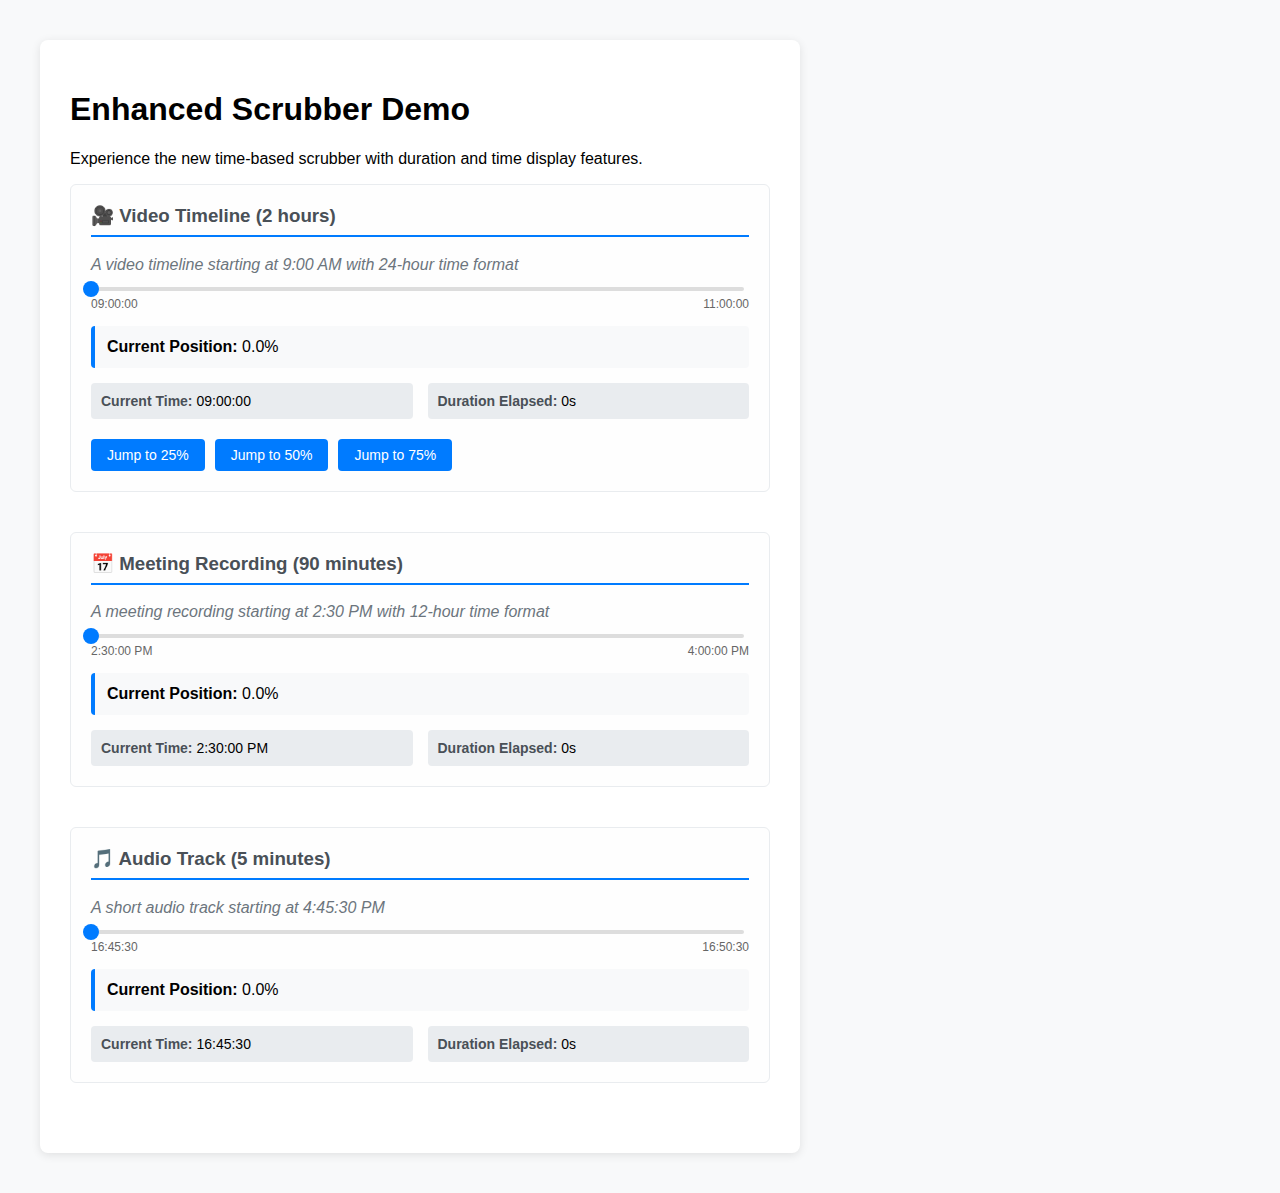
<file: index.html>
<!DOCTYPE html>
<html>
  <head>
    <meta charset="utf-8" />
    <title>Enhanced Scrubber Demo</title>
    <script src="scrubber.js"></script>
    <link rel="stylesheet" href="scrubber.css" />
    <style>
      body {
        margin: 40px;
        font-family: Arial, sans-serif;
        background-color: #f8f9fa;
      }

      .demo-container {
        max-width: 700px;
        background: white;
        padding: 30px;
        border-radius: 8px;
        box-shadow: 0 2px 10px rgba(0, 0, 0, 0.1);
      }

      .scrubber-section {
        margin-bottom: 40px;
        padding: 20px;
        border: 1px solid #e9ecef;
        border-radius: 6px;
        background-color: #fefefe;
      }

      .scrubber-section h3 {
        margin-top: 0;
        color: #495057;
        border-bottom: 2px solid #007bff;
        padding-bottom: 8px;
      }

      .value-display {
        font-size: 16px;
        margin-top: 15px;
        padding: 12px;
        background-color: #f8f9fa;
        border-radius: 4px;
        border-left: 4px solid #007bff;
      }

      .info-grid {
        display: grid;
        grid-template-columns: 1fr 1fr;
        gap: 15px;
        margin-top: 15px;
      }

      .info-item {
        background: #e9ecef;
        padding: 10px;
        border-radius: 4px;
        font-size: 14px;
      }

      .info-item strong {
        color: #495057;
      }

      .controls {
        margin-top: 20px;
        display: flex;
        gap: 10px;
        flex-wrap: wrap;
      }

      button {
        padding: 8px 16px;
        background-color: #007bff;
        color: white;
        border: none;
        border-radius: 4px;
        cursor: pointer;
        font-size: 14px;
      }

      button:hover {
        background-color: #0056b3;
      }

      .description {
        color: #6c757d;
        font-style: italic;
        margin-bottom: 15px;
      }
    </style>
  </head>
  <body>
    <div class="demo-container">
      <h1>Enhanced Scrubber Demo</h1>
      <p>
        Experience the new time-based scrubber with duration and time display
        features.
      </p>

      <!-- Video Timeline Scrubber -->
      <div class="scrubber-section">
        <h3>🎥 Video Timeline (2 hours)</h3>
        <p class="description">
          A video timeline starting at 9:00 AM with 24-hour time format
        </p>
        <div id="video-scrubber-container"></div>

        <div class="value-display">
          <strong>Current Position: </strong><span id="video-display">0%</span>
        </div>

        <div class="info-grid">
          <div class="info-item">
            <strong>Current Time:</strong> <span id="video-time">09:00:00</span>
          </div>
          <div class="info-item">
            <strong>Duration Elapsed:</strong>
            <span id="video-duration">0s</span>
          </div>
        </div>

        <div class="controls">
          <button onclick="setVideoPosition(0.25)">Jump to 25%</button>
          <button onclick="setVideoPosition(0.5)">Jump to 50%</button>
          <button onclick="setVideoPosition(0.75)">Jump to 75%</button>
        </div>
      </div>

      <!-- Meeting Scrubber -->
      <div class="scrubber-section">
        <h3>📅 Meeting Recording (90 minutes)</h3>
        <p class="description">
          A meeting recording starting at 2:30 PM with 12-hour time format
        </p>
        <div id="meeting-scrubber-container"></div>

        <div class="value-display">
          <strong>Current Position: </strong
          ><span id="meeting-display">0%</span>
        </div>

        <div class="info-grid">
          <div class="info-item">
            <strong>Current Time:</strong>
            <span id="meeting-time">2:30:00 PM</span>
          </div>
          <div class="info-item">
            <strong>Duration Elapsed:</strong>
            <span id="meeting-duration">0s</span>
          </div>
        </div>
      </div>

      <!-- Audio Track Scrubber -->
      <div class="scrubber-section">
        <h3>🎵 Audio Track (5 minutes)</h3>
        <p class="description">A short audio track starting at 4:45:30 PM</p>
        <div id="audio-scrubber-container"></div>

        <div class="value-display">
          <strong>Current Position: </strong><span id="audio-display">0%</span>
        </div>

        <div class="info-grid">
          <div class="info-item">
            <strong>Current Time:</strong> <span id="audio-time">16:45:30</span>
          </div>
          <div class="info-item">
            <strong>Duration Elapsed:</strong>
            <span id="audio-duration">0s</span>
          </div>
        </div>
      </div>
    </div>

    <script>
      // Video Timeline Scrubber
      var videoScrubber = new ScrubberView({
        duration: 7200, // 2 hours in seconds
        startTime: new Date(2024, 0, 1, 9, 0, 0), // 9:00 AM
        isTwentyFourHourTime: true,
      });

      document
        .getElementById("video-scrubber-container")
        .appendChild(videoScrubber.elt);
      videoScrubber.redraw();

      var videoDisplay = document.getElementById("video-display");
      var videoTimeDisplay = document.getElementById("video-time");
      var videoDurationDisplay = document.getElementById("video-duration");

      videoDisplay.innerHTML = (videoScrubber.value() * 100).toFixed(1) + "%";
      videoTimeDisplay.innerHTML = videoScrubber.formatTime(
        videoScrubber.getTimeAtPosition(videoScrubber.value())
      );
      videoDurationDisplay.innerHTML = videoScrubber.formatDuration(
        videoScrubber.getDurationAtPosition(videoScrubber.value())
      );

      videoScrubber.onValueChanged = function (value) {
        videoDisplay.innerHTML = (value * 100).toFixed(1) + "%";
        videoTimeDisplay.innerHTML = videoScrubber.formatTime(
          videoScrubber.getTimeAtPosition(value)
        );
        videoDurationDisplay.innerHTML = videoScrubber.formatDuration(
          videoScrubber.getDurationAtPosition(value)
        );
      };

      function setVideoPosition(position) {
        videoScrubber.value(position);
      }

      // Meeting Scrubber
      var meetingScrubber = new ScrubberView({
        duration: 5400, // 90 minutes in seconds
        startTime: new Date(2024, 0, 1, 14, 30, 0), // 2:30 PM
        isTwentyFourHourTime: false,
      });

      document
        .getElementById("meeting-scrubber-container")
        .appendChild(meetingScrubber.elt);
      meetingScrubber.redraw();

      var meetingDisplay = document.getElementById("meeting-display");
      var meetingTimeDisplay = document.getElementById("meeting-time");
      var meetingDurationDisplay = document.getElementById("meeting-duration");

      meetingDisplay.innerHTML =
        (meetingScrubber.value() * 100).toFixed(1) + "%";
      meetingTimeDisplay.innerHTML = meetingScrubber.formatTime(
        meetingScrubber.getTimeAtPosition(meetingScrubber.value())
      );
      meetingDurationDisplay.innerHTML = meetingScrubber.formatDuration(
        meetingScrubber.getDurationAtPosition(meetingScrubber.value())
      );

      meetingScrubber.onValueChanged = function (value) {
        meetingDisplay.innerHTML = (value * 100).toFixed(1) + "%";
        meetingTimeDisplay.innerHTML = meetingScrubber.formatTime(
          meetingScrubber.getTimeAtPosition(value)
        );
        meetingDurationDisplay.innerHTML = meetingScrubber.formatDuration(
          meetingScrubber.getDurationAtPosition(value)
        );
      };

      // Audio Track Scrubber
      var audioScrubber = new ScrubberView({
        duration: 300, // 5 minutes in seconds
        startTime: new Date(2024, 0, 1, 16, 45, 30), // 4:45:30 PM
        isTwentyFourHourTime: true,
      });

      document
        .getElementById("audio-scrubber-container")
        .appendChild(audioScrubber.elt);
      audioScrubber.redraw();

      var audioDisplay = document.getElementById("audio-display");
      var audioTimeDisplay = document.getElementById("audio-time");
      var audioDurationDisplay = document.getElementById("audio-duration");

      audioDisplay.innerHTML = (audioScrubber.value() * 100).toFixed(1) + "%";
      audioTimeDisplay.innerHTML = audioScrubber.formatTime(
        audioScrubber.getTimeAtPosition(audioScrubber.value())
      );
      audioDurationDisplay.innerHTML = audioScrubber.formatDuration(
        audioScrubber.getDurationAtPosition(audioScrubber.value())
      );

      audioScrubber.onValueChanged = function (value) {
        audioDisplay.innerHTML = (value * 100).toFixed(1) + "%";
        audioTimeDisplay.innerHTML = audioScrubber.formatTime(
          audioScrubber.getTimeAtPosition(value)
        );
        audioDurationDisplay.innerHTML = audioScrubber.formatDuration(
          audioScrubber.getDurationAtPosition(value)
        );
      };
    </script>
  </body>
</html>
</file>
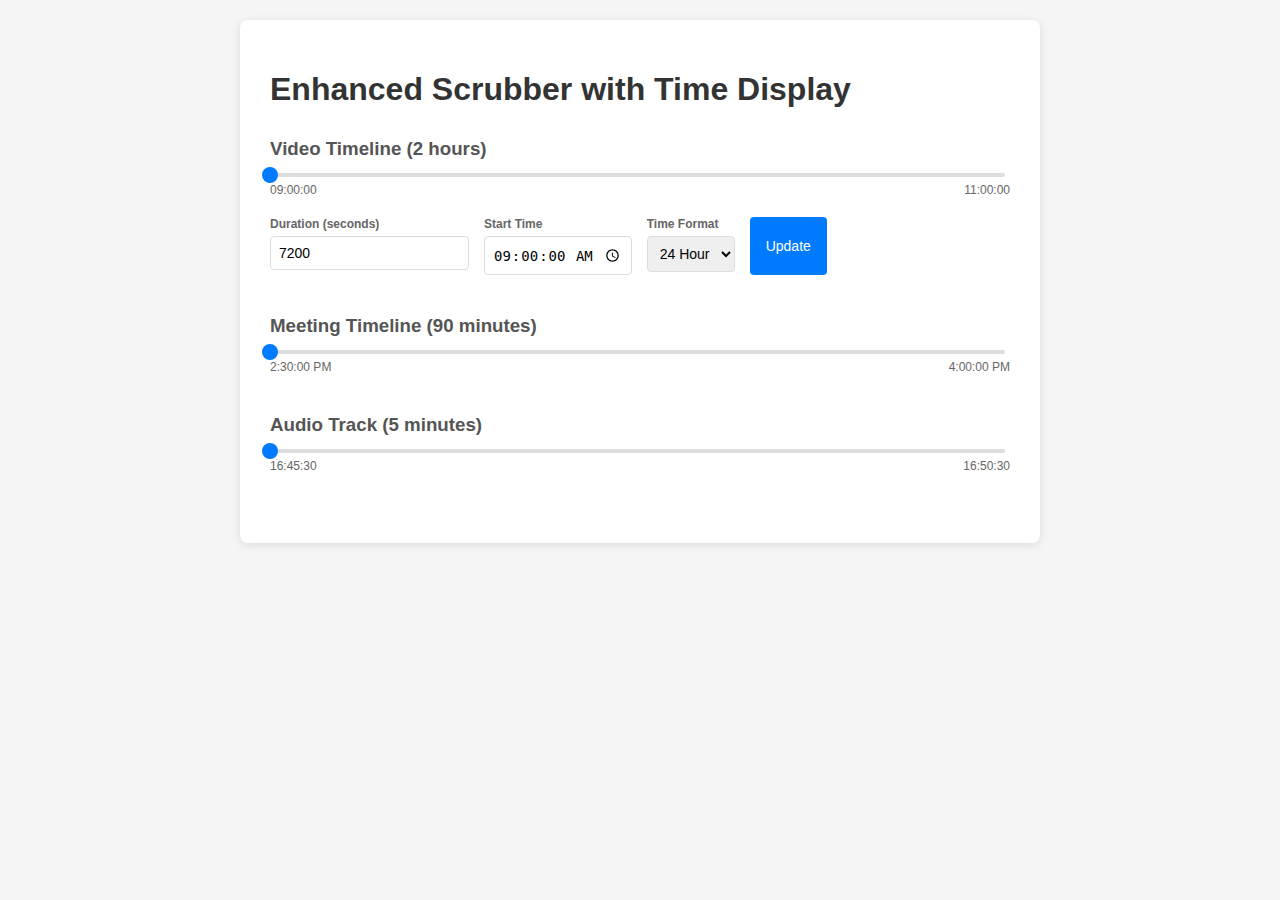
<file: example.html>
<!DOCTYPE html>
<html lang="en">
  <head>
    <meta charset="UTF-8" />
    <meta name="viewport" content="width=device-width, initial-scale=1.0" />
    <title>Enhanced Scrubber Example</title>
    <link rel="stylesheet" href="scrubber.css" />
    <style>
      body {
        font-family: Arial, sans-serif;
        max-width: 800px;
        margin: 0 auto;
        padding: 20px;
        background-color: #f5f5f5;
      }
      .container {
        background: white;
        padding: 30px;
        border-radius: 8px;
        box-shadow: 0 2px 10px rgba(0, 0, 0, 0.1);
      }
      h1 {
        color: #333;
        margin-bottom: 30px;
      }
      .example {
        margin-bottom: 40px;
      }
      .example h3 {
        color: #555;
        margin-bottom: 15px;
      }
      .controls {
        margin-top: 20px;
        display: flex;
        gap: 15px;
        flex-wrap: wrap;
      }
      .control-group {
        display: flex;
        flex-direction: column;
        gap: 5px;
      }
      .control-group label {
        font-size: 12px;
        color: #666;
        font-weight: bold;
      }
      .control-group input,
      .control-group select {
        padding: 8px;
        border: 1px solid #ddd;
        border-radius: 4px;
        font-size: 14px;
      }
      button {
        padding: 8px 16px;
        background-color: #007bff;
        color: white;
        border: none;
        border-radius: 4px;
        cursor: pointer;
        font-size: 14px;
      }
      button:hover {
        background-color: #0056b3;
      }
    </style>
  </head>
  <body>
    <div class="container">
      <h1>Enhanced Scrubber with Time Display</h1>

      <div class="example">
        <h3>Video Timeline (2 hours)</h3>
        <div id="video-scrubber"></div>
        <div class="controls">
          <div class="control-group">
            <label>Duration (seconds)</label>
            <input type="number" id="duration-input" value="7200" min="1" />
          </div>
          <div class="control-group">
            <label>Start Time</label>
            <input type="time" id="start-time-input" value="09:00" step="1" />
          </div>
          <div class="control-group">
            <label>Time Format</label>
            <select id="time-format-select">
              <option value="24">24 Hour</option>
              <option value="12">12 Hour</option>
            </select>
          </div>
          <button onclick="updateScrubber()">Update</button>
        </div>
      </div>

      <div class="example">
        <h3>Meeting Timeline (90 minutes)</h3>
        <div id="meeting-scrubber"></div>
      </div>

      <div class="example">
        <h3>Audio Track (5 minutes)</h3>
        <div id="audio-scrubber"></div>
      </div>
    </div>

    <script src="scrubber.js"></script>
    <script>
      // Create video scrubber
      var videoScrubber = new ScrubberView({
        duration: 7200, // 2 hours in seconds
        startTime: new Date(2024, 0, 1, 9, 0, 0), // 9:00 AM
        isTwentyFourHourTime: true,
      });

      videoScrubber.min(0).max(1).step(0);
      videoScrubber.onValueChanged = function (value) {
        console.log("Video scrubber value:", value);
      };

      document.getElementById("video-scrubber").appendChild(videoScrubber.elt);
      videoScrubber.redraw();

      // Create meeting scrubber
      var meetingScrubber = new ScrubberView({
        duration: 5400, // 90 minutes in seconds
        startTime: new Date(2024, 0, 1, 14, 30, 0), // 2:30 PM
        isTwentyFourHourTime: false,
      });

      meetingScrubber.min(0).max(1).step(0);
      meetingScrubber.onValueChanged = function (value) {
        console.log("Meeting scrubber value:", value);
      };

      document
        .getElementById("meeting-scrubber")
        .appendChild(meetingScrubber.elt);
      meetingScrubber.redraw();

      // Create audio scrubber
      var audioScrubber = new ScrubberView({
        duration: 300, // 5 minutes in seconds
        startTime: new Date(2024, 0, 1, 16, 45, 30), // 4:45:30 PM
        isTwentyFourHourTime: true,
      });

      audioScrubber.min(0).max(1).step(0);
      audioScrubber.onValueChanged = function (value) {
        console.log("Audio scrubber value:", value);
      };

      document.getElementById("audio-scrubber").appendChild(audioScrubber.elt);
      audioScrubber.redraw();

      // Update function for the controls
      function updateScrubber() {
        var duration = parseInt(
          document.getElementById("duration-input").value
        );
        var timeInput = document.getElementById("start-time-input").value;
        var timeFormat = document.getElementById("time-format-select").value;

        // Parse time input (HH:MM or HH:MM:SS)
        var timeParts = timeInput.split(":");
        var hours = parseInt(timeParts[0]);
        var minutes = parseInt(timeParts[1]);
        var seconds = timeParts[2] ? parseInt(timeParts[2]) : 0;

        var startTime = new Date(2024, 0, 1, hours, minutes, seconds);
        var isTwentyFourHour = timeFormat === "24";

        videoScrubber.setDuration(duration);
        videoScrubber.setStartTime(startTime);
        videoScrubber.isTwentyFourHourTime = isTwentyFourHour;
        videoScrubber.redraw();
      }
    </script>
  </body>
</html>
</file>
<file: scrubber.css>
.scrubber-container {
  display: flex;
  flex-direction: column;
  width: 100%;
}

.scrubber {
  position: relative;
  width: 100%;
}

.scrubber .track {
  position: absolute;
  top: 50%;
  left: 0;
  right: 0;
  height: 4px;
  background-color: #ddd;
  transform: translateY(-50%);
  border-radius: 8px;
  padding: 5px;
  background-clip: content-box;
  transition: height 0.2s ease;
}

.scrubber .progress {
  position: absolute;
  top: 50%;
  left: 0;
  height: 4px;
  background-color: #007bff;
  transform: translateY(-50%);
  border-radius: 8px;
  pointer-events: none;
}

.scrubber .thumb {
  position: absolute;
  width: 16px;
  height: 16px;
  background-color: #007bff;
  border-radius: 50%;
  cursor: pointer;
  background-clip: content-box;
  padding: 7px;
  transform: translate(-50%, -50%);
  transition: transform 0.2s ease, width 0.2s ease, height 0.2s ease,
    opacity 0.2s ease;
}

.scrubber .thumb:hover,
.scrubber .thumb.dragging {
  transform: translate(-50%, -50%) scale(1.2);
}

/* Hover animations for the entire scrubber */
.scrubber:hover .track,
.scrubber:hover .progress {
  height: 6px;
}

.scrubber:hover .thumb {
  width: 18px;
  height: 18px;
}

.scrubber:hover .tooltip {
  opacity: 1;
}

.scrubber .tooltip {
  position: absolute;
  bottom: 100%;
  transform: translateX(-50%);
  background-color: rgba(0, 0, 0, 0.8);
  color: white;
  padding: 6px 8px;
  border-radius: 4px;
  font-size: 12px;
  white-space: nowrap;
  opacity: 0;
  transition: opacity 0.2s ease;
  pointer-events: none;
  margin-bottom: 16px;
  line-height: 1.3;
  text-align: center;
}

.scrubber .tooltip::after {
  content: "";
  position: absolute;
  top: 100%;
  left: 50%;
  transform: translateX(-50%);
  border: 4px solid transparent;
  border-top-color: rgba(0, 0, 0, 0.8);
}

.time-container {
  display: flex;
  justify-content: space-between;
  margin-top: 8px;
  font-size: 12px;
  color: #666;
  transition: color 0.2s ease;
}

.scrubber-container:hover .time-container {
  color: #333;
}

.time-container .start-time-label {
  text-align: left;
}

.time-container .end-time-label {
  text-align: right;
}

/* Responsive adjustments */
@media (max-width: 480px) {
  .time-container {
    font-size: 10px;
  }

  .scrubber .tooltip {
    font-size: 10px;
    padding: 4px 6px;
  }
}

/* Focus states for accessibility */
.scrubber-container:focus-within .scrubber .track,
.scrubber-container:focus-within .scrubber .progress {
  height: 6px;
}

.scrubber-container:focus-within .scrubber .thumb {
  width: 18px;
  height: 18px;
  outline: 2px solid rgba(0, 123, 255, 0.5);
  outline-offset: 2px;
}
</file>
